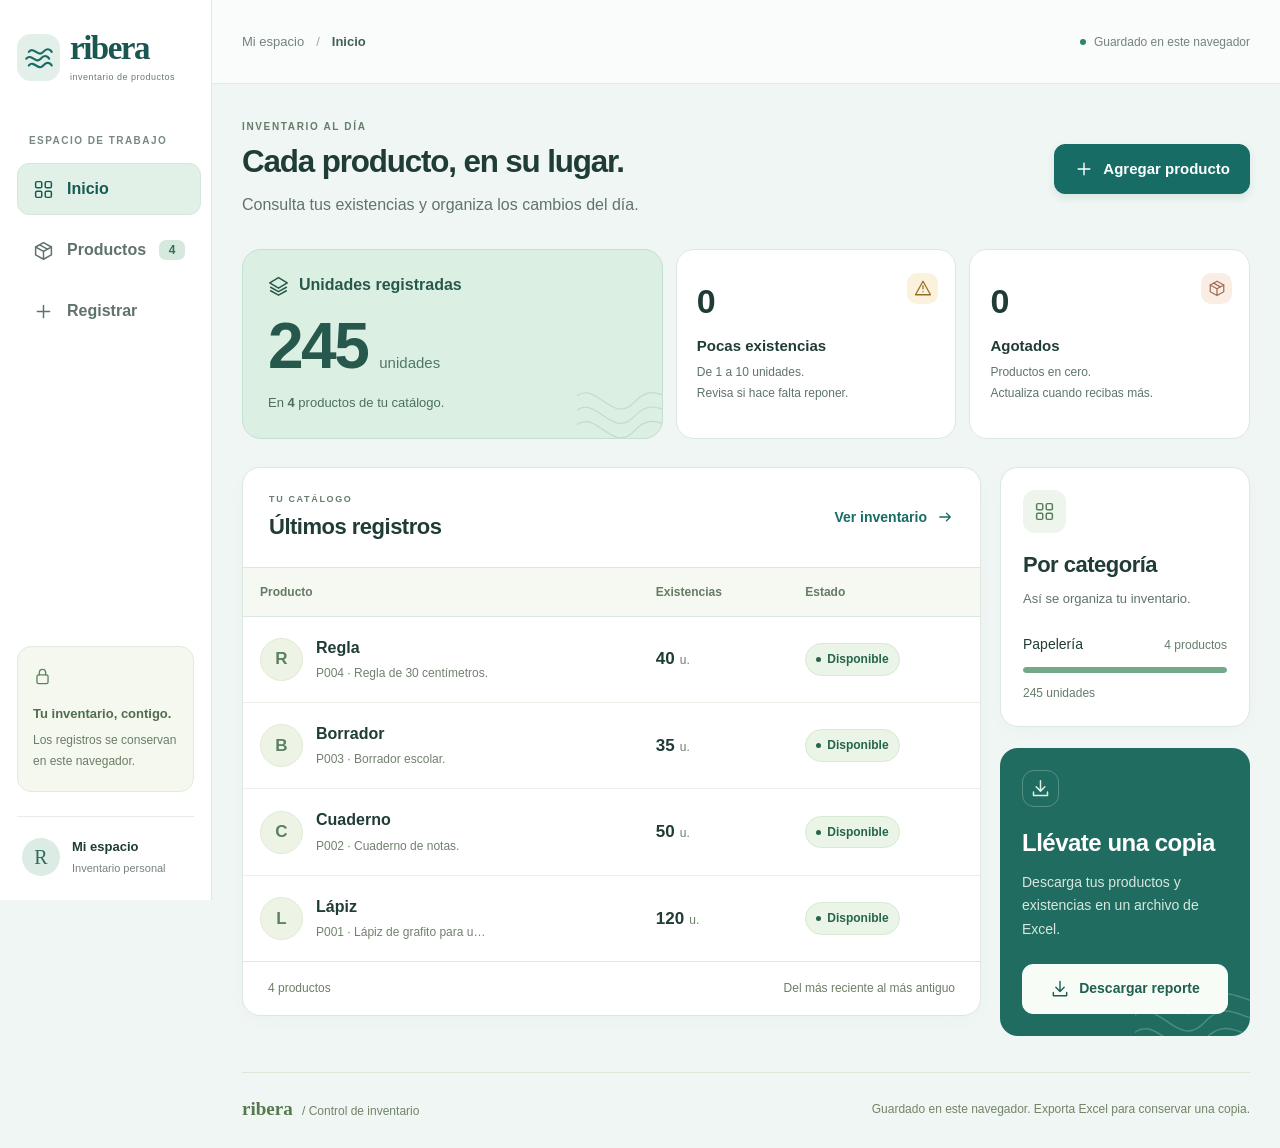
<file: index.html>
<!DOCTYPE html>
<html lang="es">
<head>
  <meta charset="utf-8"><meta name="viewport" content="width=device-width, initial-scale=1">
  <meta name="theme-color" content="#176c66"><meta name="description" content="Ribera. Un espacio sencillo para guardar, consultar y actualizar tu inventario.">
  <title>Inicio · Ribera</title>
  <link rel="icon" href="favicon.svg" type="image/svg+xml"><link rel="stylesheet" href="style.css?v=lago1">
  <script defer src="app-core.js?v=lago1"></script><script defer src="export-excel.js?v=lago1"></script><script defer src="app.js?v=lago1"></script>
</head>
<body data-page="dashboard">
<svg xmlns="http://www.w3.org/2000/svg" class="svg-sprite" aria-hidden="true"><symbol id="i-grid" viewBox="0 0 24 24"><rect x="3" y="3" width="7" height="7" rx="1.5"/><rect x="14" y="3" width="7" height="7" rx="1.5"/><rect x="3" y="14" width="7" height="7" rx="1.5"/><rect x="14" y="14" width="7" height="7" rx="1.5"/></symbol><symbol id="i-box" viewBox="0 0 24 24"><path d="m12 3 9 5-9 5-9-5 9-5Z"/><path d="M3 8v9l9 5 9-5V8M12 13v9M7.5 5.5l9 5"/></symbol><symbol id="i-plus" viewBox="0 0 24 24"><path d="M12 5v14M5 12h14"/></symbol><symbol id="i-download" viewBox="0 0 24 24"><path d="M12 3v12m-5-5 5 5 5-5M4 16v4h16v-4"/></symbol><symbol id="i-arrow" viewBox="0 0 24 24"><path d="M5 12h14m-5-5 5 5-5 5"/></symbol><symbol id="i-search" viewBox="0 0 24 24"><circle cx="10.5" cy="10.5" r="6.5"/><path d="m16 16 5 5"/></symbol><symbol id="i-edit" viewBox="0 0 24 24"><path d="m15 5 4 4M4 20l5-1L21 7a2.8 2.8 0 0 0-4-4L5 15l-1 5Z"/></symbol><symbol id="i-trash" viewBox="0 0 24 24"><path d="M3 6h18M9 6V3h6v3M6 6l1 15h10l1-15M10 10v7M14 10v7"/></symbol><symbol id="i-check" viewBox="0 0 24 24"><path d="m5 12 4 4L19 6"/></symbol><symbol id="i-alert" viewBox="0 0 24 24"><path d="m12 3 10 18H2L12 3Z"/><path d="M12 9v4m0 4h.01"/></symbol><symbol id="i-layers" viewBox="0 0 24 24"><path d="m12 3 10 6-10 6L2 9l10-6Zm-9 11 9 5 9-5M3 18l9 5 9-5"/></symbol><symbol id="i-clock" viewBox="0 0 24 24"><circle cx="12" cy="12" r="9"/><path d="M12 7v5l3 2"/></symbol><symbol id="i-close" viewBox="0 0 24 24"><path d="m6 6 12 12M18 6 6 18"/></symbol><symbol id="i-lock" viewBox="0 0 24 24"><rect x="5" y="10" width="14" height="11" rx="2"/><path d="M8 10V7a4 4 0 0 1 8 0v3"/></symbol><symbol id="i-leaf" viewBox="0 0 24 24"><path d="M20 4C8 2 1 11 6 17s15 1 14-13Z"/><path d="M4 21 15 10"/></symbol></svg>
<a href="#main" class="skip-link">Saltar al contenido</a>
<aside class="sidebar">
  <a class="brand" href="index.html" aria-label="Ribera, inicio"><span class="brand-symbol" aria-hidden="true"><svg viewBox="0 0 40 40" fill="none"><path d="M8 14c6-7 11 7 17 0s10 0 10 0M5 22c6-7 11 7 17 0s10 0 10 0M8 30c6-7 11 7 17 0s10 0 10 0" stroke="currentColor" stroke-width="2.5" stroke-linecap="round"/></svg></span><span class="brand-name">ribera<span>inventario de productos</span></span></a>
  <p class="nav-caption">ESPACIO DE TRABAJO</p><nav aria-label="Navegación principal"><a class="nav-link active" href="index.html" aria-current="page"><svg class="icon" aria-hidden="true"><use href="#i-grid"></use></svg><span>Inicio</span></a><a class="nav-link" href="productos.html"><svg class="icon" aria-hidden="true"><use href="#i-box"></use></svg><span>Productos</span><span class="nav-count" id="nav-count">—</span></a><a class="nav-link" href="agregar.html"><svg class="icon" aria-hidden="true"><use href="#i-plus"></use></svg><span>Registrar</span></a></nav>
  <div class="sidebar-bottom"><div class="local-note"><svg class="icon" aria-hidden="true"><use href="#i-lock"></use></svg><strong>Tu inventario, contigo.</strong><p>Los registros se conservan en este navegador.</p></div><div class="workspace-name"><span>R</span><div><strong>Mi espacio</strong><small>Inventario personal</small></div></div></div>
</aside>
<div class="app-shell">
  <header class="topbar"><p>Mi espacio <span>/</span><strong>Inicio</strong></p><div class="topbar-meta"><span class="save-indicator"><span class="status-dot" aria-hidden="true"></span><span id="save-status">Guardado en este navegador</span></span><time id="current-date"></time></div></header>
  <main id="main" tabindex="-1">
    <div class="page-heading"><div><p class="eyebrow" id="page-eyebrow">INVENTARIO AL DÍA</p><h1 id="page-title">Cada producto, en su lugar.</h1><p class="page-subtitle" id="page-subtitle">Consulta tus existencias y organiza los cambios del día.</p></div><div class="page-actions"><a class="button primary" href="agregar.html"><svg class="icon" aria-hidden="true"><use href="#i-plus"></use></svg>Agregar producto</a></div></div>
    <noscript><p class="storage-error">Activa JavaScript para administrar el inventario.</p></noscript>
    <section class="storage-error" id="storage-error" role="alert" hidden><div><svg class="icon" aria-hidden="true"><use href="#i-alert"></use></svg><p id="storage-error-text"></p></div><div class="error-actions"><button class="button secondary" type="button" id="retry-storage">Reintentar</button><button class="button secondary" type="button" id="download-raw" hidden>Descargar copia</button><button class="button secondary" type="button" id="open-reset" hidden>Restablecer ejemplos</button></div></section>

<section class="overview-grid" aria-label="Resumen de existencias">
  <article class="total-card">
    <div class="total-label"><svg class="icon" aria-hidden="true"><use href="#i-layers"></use></svg><h2>Unidades registradas</h2></div>
    <div class="total-number"><strong data-stat="units">—</strong><span>unidades</span></div>
    <p>En <strong data-stat="products">—</strong> productos de tu catálogo.</p><svg class="lake-lines" viewBox="0 0 200 125" fill="none" aria-hidden="true"><path d="M-10 48c38-50 66 44 106 0s66 25 115-16M-10 72c38-50 66 44 106 0s66 25 115-16M-10 96c38-50 66 44 106 0s66 25 115-16" stroke="currentColor" stroke-width="2"/></svg>
  </article>
  <article class="stock-card low-card"><span class="metric-icon"><svg class="icon" aria-hidden="true"><use href="#i-alert"></use></svg></span><strong data-stat="low">—</strong><h2>Pocas existencias</h2><p>De 1 a 10 unidades.<br>Revisa si hace falta reponer.</p></article>
  <article class="stock-card out-card"><span class="metric-icon"><svg class="icon" aria-hidden="true"><use href="#i-box"></use></svg></span><strong data-stat="out">—</strong><h2>Agotados</h2><p>Productos en cero.<br>Actualiza cuando recibas más.</p></article>
</section>
<div class="dashboard-columns">
  <section class="panel recent-panel">
    <div class="panel-heading"><div><p class="section-kicker">TU CATÁLOGO</p><h2>Últimos registros</h2></div><a href="productos.html" class="text-link">Ver inventario <svg class="icon" aria-hidden="true"><use href="#i-arrow"></use></svg></a></div>
    <div class="table-scroll" tabindex="0" role="region" aria-label="Tabla de productos">
  <table class="inventory-table recent-table" role="table">
    <thead role="rowgroup"><tr role="row"><th scope="col" role="columnheader">Producto</th><th scope="col" role="columnheader">Existencias</th><th scope="col" role="columnheader">Estado</th></tr></thead>
    <tbody id="inventory-body" role="rowgroup"></tbody>
  </table>
</div><div class="empty-state" id="empty-state" hidden>
  <span class="empty-icon"><svg class="icon" aria-hidden="true"><use href="#i-box"></use></svg></span><h3 id="empty-title">Aún no hay productos</h3>
  <p id="empty-copy">Agrega un artículo para comenzar tu inventario.</p>
  <a class="button primary" href="agregar.html" id="empty-add"><svg class="icon" aria-hidden="true"><use href="#i-plus"></use></svg>Agregar producto</a>
  <button class="button secondary" id="clear-filters" type="button" hidden>Limpiar filtros</button>
</div>
    <div class="panel-footer"><span id="recent-count">—</span><span>Del más reciente al más antiguo</span></div>
  </section>
  <aside class="dashboard-side">
    <section class="panel category-panel"><div class="section-icon"><svg class="icon" aria-hidden="true"><use href="#i-grid"></use></svg></div><h2>Por categoría</h2><p class="muted">Así se organiza tu inventario.</p><div id="category-breakdown"></div></section>
    <section class="export-card"><span class="export-symbol"><svg class="icon" aria-hidden="true"><use href="#i-download"></use></svg></span><h2>Llévate una copia</h2><p>Descarga tus productos y existencias en un archivo de Excel.</p><button class="button light" type="button" data-export><svg class="icon" aria-hidden="true"><use href="#i-download"></use></svg>Descargar reporte</button><svg class="lake-lines" viewBox="0 0 200 125" fill="none" aria-hidden="true"><path d="M-10 48c38-50 66 44 106 0s66 25 115-16M-10 72c38-50 66 44 106 0s66 25 115-16M-10 96c38-50 66 44 106 0s66 25 115-16" stroke="currentColor" stroke-width="2"/></svg></section>
  </aside>
</div>
    <footer class="app-footer"><span><strong>ribera</strong> / Control de inventario</span><p>Guardado en este navegador. Exporta Excel para conservar una copia.</p></footer>
  </main>
</div>
<dialog id="delete-dialog" aria-labelledby="delete-title"><div class="dialog-content"><span class="dialog-icon danger"><svg class="icon" aria-hidden="true"><use href="#i-trash"></use></svg></span><h2 id="delete-title">Eliminar producto</h2><p id="delete-copy"></p><p class="muted small-copy">Puedes deshacer la última eliminación desde el mensaje de confirmación.</p><div id="delete-error" class="form-error" role="alert" hidden></div><div class="dialog-actions"><button class="button secondary" id="cancel-delete" type="button" autofocus>Cancelar</button><button class="button danger-button" id="confirm-delete" type="button">Eliminar producto</button></div></div></dialog>
 <dialog id="reset-dialog" aria-labelledby="reset-title"><div class="dialog-content"><span class="dialog-icon danger"><svg class="icon" aria-hidden="true"><use href="#i-alert"></use></svg></span><h2 id="reset-title">Restablecer ejemplos</h2><p>Se sustituirán los datos de este inventario en este navegador por los cuatro productos de ejemplo. Descarga una copia antes de continuar.</p><div id="reset-error" class="form-error" role="alert" hidden></div><div class="dialog-actions"><button class="button secondary" id="cancel-reset" type="button" autofocus>Cancelar</button><button class="button danger-button" id="confirm-reset" type="button">Restablecer ejemplos</button></div></div></dialog>
 <div class="toast" id="toast" role="status" aria-live="polite" hidden><span class="toast-icon"><svg class="icon" aria-hidden="true"><use href="#i-check"></use></svg></span><p id="toast-message"></p><button id="undo-delete" type="button" hidden>Deshacer</button><button id="close-toast" class="icon-button" type="button" aria-label="Cerrar mensaje"><svg class="icon" aria-hidden="true"><use href="#i-close"></use></svg></button></div>

</body>
</html>
</file>
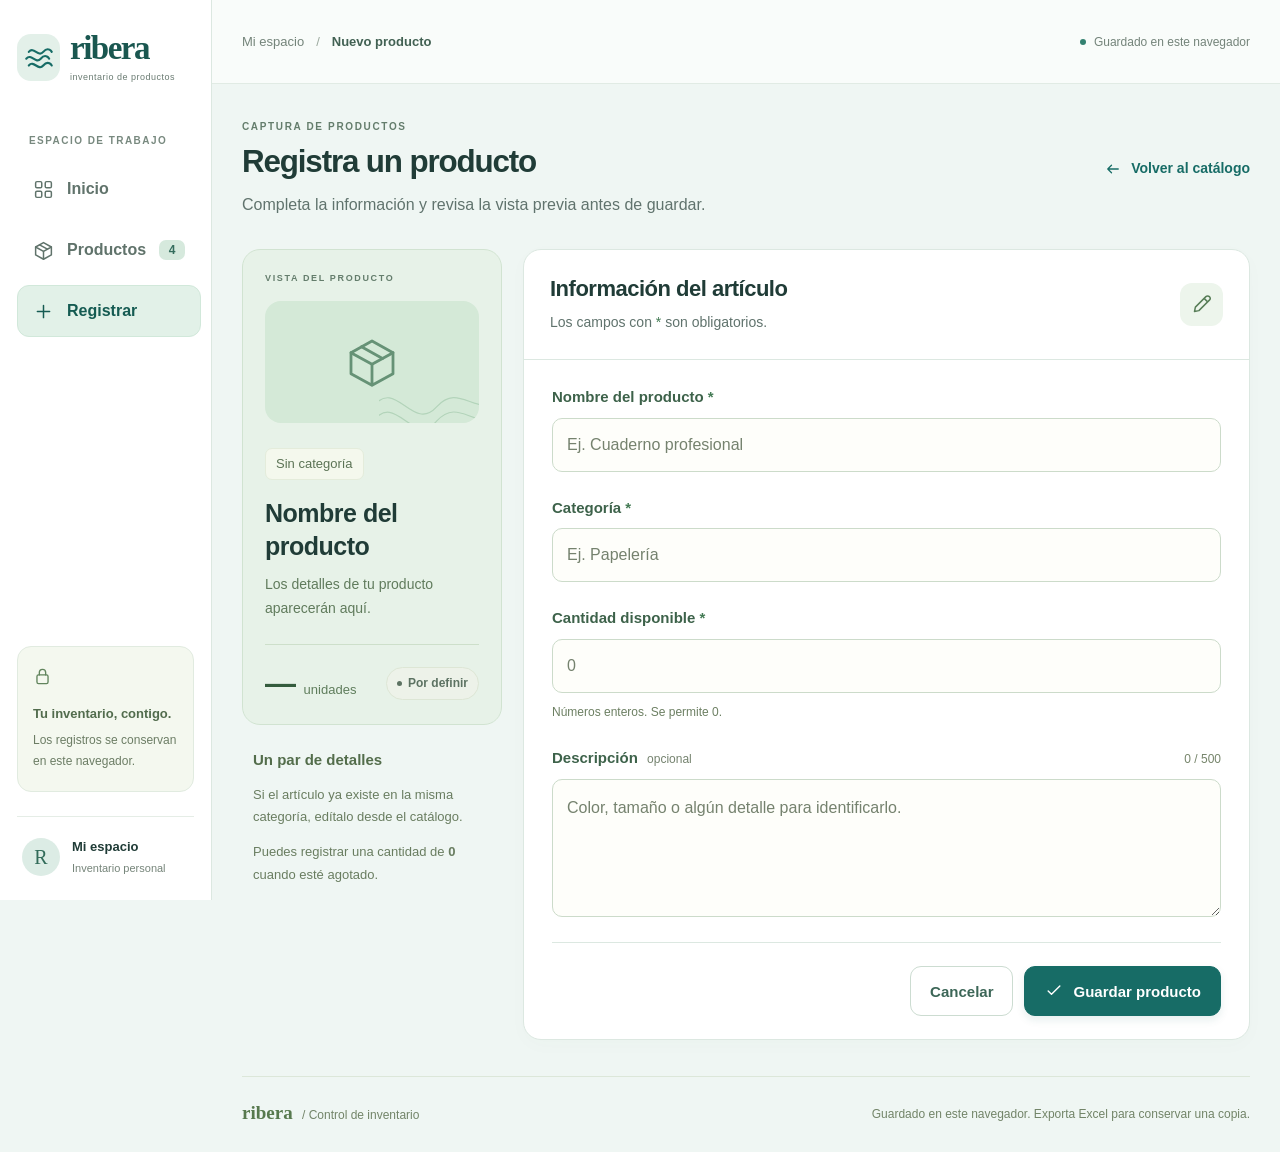
<file: agregar.html>
<!DOCTYPE html>
<html lang="es">
<head>
  <meta charset="utf-8"><meta name="viewport" content="width=device-width, initial-scale=1">
  <meta name="theme-color" content="#176c66"><meta name="description" content="Ribera. Un espacio sencillo para guardar, consultar y actualizar tu inventario.">
  <title>Nuevo producto · Ribera</title>
  <link rel="icon" href="favicon.svg" type="image/svg+xml"><link rel="stylesheet" href="style.css?v=lago1">
  <script defer src="app-core.js?v=lago1"></script><script defer src="export-excel.js?v=lago1"></script><script defer src="app.js?v=lago1"></script>
</head>
<body data-page="form">
<svg xmlns="http://www.w3.org/2000/svg" class="svg-sprite" aria-hidden="true"><symbol id="i-grid" viewBox="0 0 24 24"><rect x="3" y="3" width="7" height="7" rx="1.5"/><rect x="14" y="3" width="7" height="7" rx="1.5"/><rect x="3" y="14" width="7" height="7" rx="1.5"/><rect x="14" y="14" width="7" height="7" rx="1.5"/></symbol><symbol id="i-box" viewBox="0 0 24 24"><path d="m12 3 9 5-9 5-9-5 9-5Z"/><path d="M3 8v9l9 5 9-5V8M12 13v9M7.5 5.5l9 5"/></symbol><symbol id="i-plus" viewBox="0 0 24 24"><path d="M12 5v14M5 12h14"/></symbol><symbol id="i-download" viewBox="0 0 24 24"><path d="M12 3v12m-5-5 5 5 5-5M4 16v4h16v-4"/></symbol><symbol id="i-arrow" viewBox="0 0 24 24"><path d="M5 12h14m-5-5 5 5-5 5"/></symbol><symbol id="i-search" viewBox="0 0 24 24"><circle cx="10.5" cy="10.5" r="6.5"/><path d="m16 16 5 5"/></symbol><symbol id="i-edit" viewBox="0 0 24 24"><path d="m15 5 4 4M4 20l5-1L21 7a2.8 2.8 0 0 0-4-4L5 15l-1 5Z"/></symbol><symbol id="i-trash" viewBox="0 0 24 24"><path d="M3 6h18M9 6V3h6v3M6 6l1 15h10l1-15M10 10v7M14 10v7"/></symbol><symbol id="i-check" viewBox="0 0 24 24"><path d="m5 12 4 4L19 6"/></symbol><symbol id="i-alert" viewBox="0 0 24 24"><path d="m12 3 10 18H2L12 3Z"/><path d="M12 9v4m0 4h.01"/></symbol><symbol id="i-layers" viewBox="0 0 24 24"><path d="m12 3 10 6-10 6L2 9l10-6Zm-9 11 9 5 9-5M3 18l9 5 9-5"/></symbol><symbol id="i-clock" viewBox="0 0 24 24"><circle cx="12" cy="12" r="9"/><path d="M12 7v5l3 2"/></symbol><symbol id="i-close" viewBox="0 0 24 24"><path d="m6 6 12 12M18 6 6 18"/></symbol><symbol id="i-lock" viewBox="0 0 24 24"><rect x="5" y="10" width="14" height="11" rx="2"/><path d="M8 10V7a4 4 0 0 1 8 0v3"/></symbol><symbol id="i-leaf" viewBox="0 0 24 24"><path d="M20 4C8 2 1 11 6 17s15 1 14-13Z"/><path d="M4 21 15 10"/></symbol></svg>
<a href="#main" class="skip-link">Saltar al contenido</a>
<aside class="sidebar">
  <a class="brand" href="index.html" aria-label="Ribera, inicio"><span class="brand-symbol" aria-hidden="true"><svg viewBox="0 0 40 40" fill="none"><path d="M8 14c6-7 11 7 17 0s10 0 10 0M5 22c6-7 11 7 17 0s10 0 10 0M8 30c6-7 11 7 17 0s10 0 10 0" stroke="currentColor" stroke-width="2.5" stroke-linecap="round"/></svg></span><span class="brand-name">ribera<span>inventario de productos</span></span></a>
  <p class="nav-caption">ESPACIO DE TRABAJO</p><nav aria-label="Navegación principal"><a class="nav-link" href="index.html"><svg class="icon" aria-hidden="true"><use href="#i-grid"></use></svg><span>Inicio</span></a><a class="nav-link" href="productos.html"><svg class="icon" aria-hidden="true"><use href="#i-box"></use></svg><span>Productos</span><span class="nav-count" id="nav-count">—</span></a><a class="nav-link active" href="agregar.html" aria-current="page"><svg class="icon" aria-hidden="true"><use href="#i-plus"></use></svg><span>Registrar</span></a></nav>
  <div class="sidebar-bottom"><div class="local-note"><svg class="icon" aria-hidden="true"><use href="#i-lock"></use></svg><strong>Tu inventario, contigo.</strong><p>Los registros se conservan en este navegador.</p></div><div class="workspace-name"><span>R</span><div><strong>Mi espacio</strong><small>Inventario personal</small></div></div></div>
</aside>
<div class="app-shell">
  <header class="topbar"><p>Mi espacio <span>/</span><strong>Nuevo producto</strong></p><div class="topbar-meta"><span class="save-indicator"><span class="status-dot" aria-hidden="true"></span><span id="save-status">Guardado en este navegador</span></span><time id="current-date"></time></div></header>
  <main id="main" tabindex="-1">
    <div class="page-heading"><div><p class="eyebrow" id="page-eyebrow">CAPTURA DE PRODUCTOS</p><h1 id="page-title">Registra un producto</h1><p class="page-subtitle" id="page-subtitle">Completa la información y revisa la vista previa antes de guardar.</p></div><div class="page-actions"><a href="productos.html" class="text-link back-link"><svg class="icon" aria-hidden="true"><use href="#i-arrow"></use></svg>Volver al catálogo</a></div></div>
    <noscript><p class="storage-error">Activa JavaScript para administrar el inventario.</p></noscript>
    <section class="storage-error" id="storage-error" role="alert" hidden><div><svg class="icon" aria-hidden="true"><use href="#i-alert"></use></svg><p id="storage-error-text"></p></div><div class="error-actions"><button class="button secondary" type="button" id="retry-storage">Reintentar</button><button class="button secondary" type="button" id="download-raw" hidden>Descargar copia</button><button class="button secondary" type="button" id="open-reset" hidden>Restablecer ejemplos</button></div></section>

<div class="form-columns">
  <aside class="form-side">
    <section class="preview-card"><span class="section-kicker">VISTA DEL PRODUCTO</span><div class="preview-art"><svg class="icon" aria-hidden="true"><use href="#i-box"></use></svg><svg class="lake-lines" viewBox="0 0 200 125" fill="none" aria-hidden="true"><path d="M-10 48c38-50 66 44 106 0s66 25 115-16M-10 72c38-50 66 44 106 0s66 25 115-16M-10 96c38-50 66 44 106 0s66 25 115-16" stroke="currentColor" stroke-width="2"/></svg></div>
      <span id="preview-category" class="category-chip">Sin categoría</span><h2 id="preview-name">Nombre del producto</h2>
      <p id="preview-description">Los detalles de tu producto aparecerán aquí.</p>
      <div class="preview-bottom"><span><strong id="preview-quantity">—</strong> unidades</span><span class="stock-badge neutral" id="preview-status">Por definir</span></div>
    </section>
    <div class="form-help"><h3>Un par de detalles</h3><p>Si el artículo ya existe en la misma categoría, edítalo desde el catálogo.</p><p>Puedes registrar una cantidad de <strong>0</strong> cuando esté agotado.</p></div>
  </aside>
  <section class="panel form-panel">
    <div class="panel-heading"><div><h2 id="form-title">Información del artículo</h2><p class="muted">Los campos con <span class="required">*</span> son obligatorios.</p></div><span class="section-icon"><svg class="icon" aria-hidden="true"><use href="#i-edit"></use></svg></span></div>
    <form id="product-form" novalidate>
      <div class="form-error" id="form-error" role="alert" hidden></div><button class="text-link reload-button" type="button" id="reload-product" hidden>Recargar datos del producto</button>
      <fieldset id="product-fields"><legend class="sr-only">Información del producto</legend>
        <div class="field"><label for="name">Nombre del producto <span class="required">*</span></label><input type="text" id="name" name="name" placeholder="Ej. Cuaderno profesional" maxlength="80" autocomplete="off" required aria-describedby="error-name"><span class="field-error" id="error-name"></span></div>
        <div class="field-grid">
          <div class="field"><label for="category">Categoría <span class="required">*</span></label><input type="text" id="category" name="category" placeholder="Ej. Papelería" list="categories" maxlength="50" autocomplete="off" required aria-describedby="error-category"><datalist id="categories"><option value="Papelería"><option value="Oficina"><option value="Escolar"><option value="Otros"></datalist><span class="field-error" id="error-category"></span></div>
          <div class="field"><label for="quantity">Cantidad disponible <span class="required">*</span></label><input type="number" id="quantity" name="quantity" placeholder="0" min="0" max="999999" step="1" inputmode="numeric" required aria-describedby="quantity-help error-quantity"><small id="quantity-help">Números enteros. Se permite 0.</small><span class="field-error" id="error-quantity"></span></div>
        </div>
        <div class="field"><div class="label-row"><label for="description">Descripción <span class="optional">opcional</span></label><span id="description-count">0 / 500</span></div><textarea id="description" name="description" rows="4" maxlength="500" placeholder="Color, tamaño o algún detalle para identificarlo." aria-describedby="error-description"></textarea><span class="field-error" id="error-description"></span></div>
        <div class="form-actions"><a href="productos.html" class="button secondary">Cancelar</a><button type="submit" class="button primary" id="save-product"><svg class="icon" aria-hidden="true"><use href="#i-check"></use></svg><span>Guardar producto</span></button></div>
      </fieldset>
    </form>
  </section>
</div>
    <footer class="app-footer"><span><strong>ribera</strong> / Control de inventario</span><p>Guardado en este navegador. Exporta Excel para conservar una copia.</p></footer>
  </main>
</div>
<dialog id="delete-dialog" aria-labelledby="delete-title"><div class="dialog-content"><span class="dialog-icon danger"><svg class="icon" aria-hidden="true"><use href="#i-trash"></use></svg></span><h2 id="delete-title">Eliminar producto</h2><p id="delete-copy"></p><p class="muted small-copy">Puedes deshacer la última eliminación desde el mensaje de confirmación.</p><div id="delete-error" class="form-error" role="alert" hidden></div><div class="dialog-actions"><button class="button secondary" id="cancel-delete" type="button" autofocus>Cancelar</button><button class="button danger-button" id="confirm-delete" type="button">Eliminar producto</button></div></div></dialog>
 <dialog id="reset-dialog" aria-labelledby="reset-title"><div class="dialog-content"><span class="dialog-icon danger"><svg class="icon" aria-hidden="true"><use href="#i-alert"></use></svg></span><h2 id="reset-title">Restablecer ejemplos</h2><p>Se sustituirán los datos de este inventario en este navegador por los cuatro productos de ejemplo. Descarga una copia antes de continuar.</p><div id="reset-error" class="form-error" role="alert" hidden></div><div class="dialog-actions"><button class="button secondary" id="cancel-reset" type="button" autofocus>Cancelar</button><button class="button danger-button" id="confirm-reset" type="button">Restablecer ejemplos</button></div></div></dialog>
 <div class="toast" id="toast" role="status" aria-live="polite" hidden><span class="toast-icon"><svg class="icon" aria-hidden="true"><use href="#i-check"></use></svg></span><p id="toast-message"></p><button id="undo-delete" type="button" hidden>Deshacer</button><button id="close-toast" class="icon-button" type="button" aria-label="Cerrar mensaje"><svg class="icon" aria-hidden="true"><use href="#i-close"></use></svg></button></div>

</body>
</html>
</file>
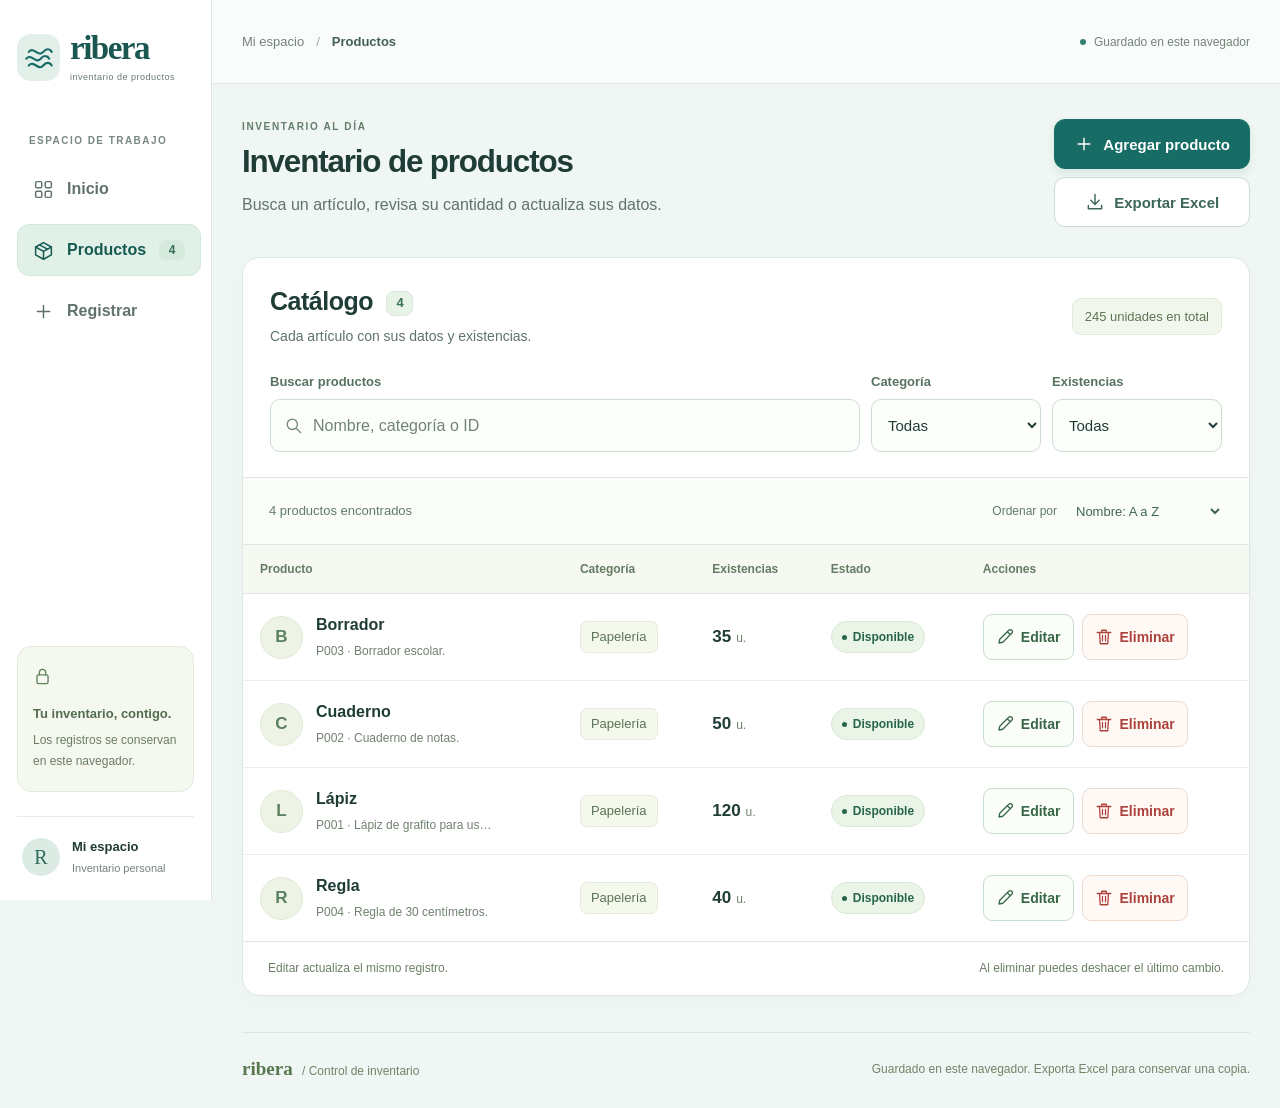
<file: productos.html>
<!DOCTYPE html>
<html lang="es">
<head>
  <meta charset="utf-8"><meta name="viewport" content="width=device-width, initial-scale=1">
  <meta name="theme-color" content="#176c66"><meta name="description" content="Ribera. Un espacio sencillo para guardar, consultar y actualizar tu inventario.">
  <title>Productos · Ribera</title>
  <link rel="icon" href="favicon.svg" type="image/svg+xml"><link rel="stylesheet" href="style.css?v=lago1">
  <script defer src="app-core.js?v=lago1"></script><script defer src="export-excel.js?v=lago1"></script><script defer src="app.js?v=lago1"></script>
</head>
<body data-page="products">
<svg xmlns="http://www.w3.org/2000/svg" class="svg-sprite" aria-hidden="true"><symbol id="i-grid" viewBox="0 0 24 24"><rect x="3" y="3" width="7" height="7" rx="1.5"/><rect x="14" y="3" width="7" height="7" rx="1.5"/><rect x="3" y="14" width="7" height="7" rx="1.5"/><rect x="14" y="14" width="7" height="7" rx="1.5"/></symbol><symbol id="i-box" viewBox="0 0 24 24"><path d="m12 3 9 5-9 5-9-5 9-5Z"/><path d="M3 8v9l9 5 9-5V8M12 13v9M7.5 5.5l9 5"/></symbol><symbol id="i-plus" viewBox="0 0 24 24"><path d="M12 5v14M5 12h14"/></symbol><symbol id="i-download" viewBox="0 0 24 24"><path d="M12 3v12m-5-5 5 5 5-5M4 16v4h16v-4"/></symbol><symbol id="i-arrow" viewBox="0 0 24 24"><path d="M5 12h14m-5-5 5 5-5 5"/></symbol><symbol id="i-search" viewBox="0 0 24 24"><circle cx="10.5" cy="10.5" r="6.5"/><path d="m16 16 5 5"/></symbol><symbol id="i-edit" viewBox="0 0 24 24"><path d="m15 5 4 4M4 20l5-1L21 7a2.8 2.8 0 0 0-4-4L5 15l-1 5Z"/></symbol><symbol id="i-trash" viewBox="0 0 24 24"><path d="M3 6h18M9 6V3h6v3M6 6l1 15h10l1-15M10 10v7M14 10v7"/></symbol><symbol id="i-check" viewBox="0 0 24 24"><path d="m5 12 4 4L19 6"/></symbol><symbol id="i-alert" viewBox="0 0 24 24"><path d="m12 3 10 18H2L12 3Z"/><path d="M12 9v4m0 4h.01"/></symbol><symbol id="i-layers" viewBox="0 0 24 24"><path d="m12 3 10 6-10 6L2 9l10-6Zm-9 11 9 5 9-5M3 18l9 5 9-5"/></symbol><symbol id="i-clock" viewBox="0 0 24 24"><circle cx="12" cy="12" r="9"/><path d="M12 7v5l3 2"/></symbol><symbol id="i-close" viewBox="0 0 24 24"><path d="m6 6 12 12M18 6 6 18"/></symbol><symbol id="i-lock" viewBox="0 0 24 24"><rect x="5" y="10" width="14" height="11" rx="2"/><path d="M8 10V7a4 4 0 0 1 8 0v3"/></symbol><symbol id="i-leaf" viewBox="0 0 24 24"><path d="M20 4C8 2 1 11 6 17s15 1 14-13Z"/><path d="M4 21 15 10"/></symbol></svg>
<a href="#main" class="skip-link">Saltar al contenido</a>
<aside class="sidebar">
  <a class="brand" href="index.html" aria-label="Ribera, inicio"><span class="brand-symbol" aria-hidden="true"><svg viewBox="0 0 40 40" fill="none"><path d="M8 14c6-7 11 7 17 0s10 0 10 0M5 22c6-7 11 7 17 0s10 0 10 0M8 30c6-7 11 7 17 0s10 0 10 0" stroke="currentColor" stroke-width="2.5" stroke-linecap="round"/></svg></span><span class="brand-name">ribera<span>inventario de productos</span></span></a>
  <p class="nav-caption">ESPACIO DE TRABAJO</p><nav aria-label="Navegación principal"><a class="nav-link" href="index.html"><svg class="icon" aria-hidden="true"><use href="#i-grid"></use></svg><span>Inicio</span></a><a class="nav-link active" href="productos.html" aria-current="page"><svg class="icon" aria-hidden="true"><use href="#i-box"></use></svg><span>Productos</span><span class="nav-count" id="nav-count">—</span></a><a class="nav-link" href="agregar.html"><svg class="icon" aria-hidden="true"><use href="#i-plus"></use></svg><span>Registrar</span></a></nav>
  <div class="sidebar-bottom"><div class="local-note"><svg class="icon" aria-hidden="true"><use href="#i-lock"></use></svg><strong>Tu inventario, contigo.</strong><p>Los registros se conservan en este navegador.</p></div><div class="workspace-name"><span>R</span><div><strong>Mi espacio</strong><small>Inventario personal</small></div></div></div>
</aside>
<div class="app-shell">
  <header class="topbar"><p>Mi espacio <span>/</span><strong>Productos</strong></p><div class="topbar-meta"><span class="save-indicator"><span class="status-dot" aria-hidden="true"></span><span id="save-status">Guardado en este navegador</span></span><time id="current-date"></time></div></header>
  <main id="main" tabindex="-1">
    <div class="page-heading"><div><p class="eyebrow" id="page-eyebrow">INVENTARIO AL DÍA</p><h1 id="page-title">Inventario de productos</h1><p class="page-subtitle" id="page-subtitle">Busca un artículo, revisa su cantidad o actualiza sus datos.</p></div><div class="page-actions"><button class="button secondary" type="button" data-export title="Descarga todo el inventario en Excel"><svg class="icon" aria-hidden="true"><use href="#i-download"></use></svg>Exportar Excel</button><a class="button primary" href="agregar.html"><svg class="icon" aria-hidden="true"><use href="#i-plus"></use></svg>Agregar producto</a></div></div>
    <noscript><p class="storage-error">Activa JavaScript para administrar el inventario.</p></noscript>
    <section class="storage-error" id="storage-error" role="alert" hidden><div><svg class="icon" aria-hidden="true"><use href="#i-alert"></use></svg><p id="storage-error-text"></p></div><div class="error-actions"><button class="button secondary" type="button" id="retry-storage">Reintentar</button><button class="button secondary" type="button" id="download-raw" hidden>Descargar copia</button><button class="button secondary" type="button" id="open-reset" hidden>Restablecer ejemplos</button></div></section>

<section class="panel products-panel" aria-label="Catálogo de productos">
  <div class="catalog-title"><div><h2>Catálogo <span class="count-pill" id="total-count">—</span></h2><p class="muted">Cada artículo con sus datos y existencias.</p></div><span class="units-total" id="units-summary">—</span></div>
  <div class="filters">
    <div class="search-field"><label for="search">Buscar productos</label><div class="input-with-icon"><svg class="icon" aria-hidden="true"><use href="#i-search"></use></svg><input type="search" id="search" placeholder="Nombre, categoría o ID" title="También puedes buscar por descripción" autocomplete="off"></div></div>
    <div class="select-field"><label for="category-filter">Categoría</label><select id="category-filter"><option value="">Todas</option></select></div>
    <div class="select-field"><label for="stock-filter">Existencias</label><select id="stock-filter"><option value="">Todas</option><option value="low">Pocas existencias</option><option value="out">Agotados</option></select></div>
  </div>
  <div class="table-toolbar"><p id="result-count" aria-live="polite">—</p><div><label for="sort">Ordenar por</label><select id="sort"><option value="name">Nombre: A a Z</option><option value="recent">Más recientes</option><option value="quantity">Menos existencias</option></select></div></div>
  <div class="table-scroll" tabindex="0" role="region" aria-label="Tabla de productos">
  <table class="inventory-table " role="table">
    <thead role="rowgroup"><tr role="row"><th scope="col" role="columnheader">Producto</th><th scope="col" role="columnheader">Categoría</th><th scope="col" role="columnheader">Existencias</th><th scope="col" role="columnheader">Estado</th><th scope="col" role="columnheader">Acciones</th></tr></thead>
    <tbody id="inventory-body" role="rowgroup"></tbody>
  </table>
</div><div class="empty-state" id="empty-state" hidden>
  <span class="empty-icon"><svg class="icon" aria-hidden="true"><use href="#i-box"></use></svg></span><h3 id="empty-title">Aún no hay productos</h3>
  <p id="empty-copy">Agrega un artículo para comenzar tu inventario.</p>
  <a class="button primary" href="agregar.html" id="empty-add"><svg class="icon" aria-hidden="true"><use href="#i-plus"></use></svg>Agregar producto</a>
  <button class="button secondary" id="clear-filters" type="button" hidden>Limpiar filtros</button>
</div>
  <div class="panel-footer"><span>Editar actualiza el mismo registro.</span><span>Al eliminar puedes deshacer el último cambio.</span></div>
</section>
    <footer class="app-footer"><span><strong>ribera</strong> / Control de inventario</span><p>Guardado en este navegador. Exporta Excel para conservar una copia.</p></footer>
  </main>
</div>
<dialog id="delete-dialog" aria-labelledby="delete-title"><div class="dialog-content"><span class="dialog-icon danger"><svg class="icon" aria-hidden="true"><use href="#i-trash"></use></svg></span><h2 id="delete-title">Eliminar producto</h2><p id="delete-copy"></p><p class="muted small-copy">Puedes deshacer la última eliminación desde el mensaje de confirmación.</p><div id="delete-error" class="form-error" role="alert" hidden></div><div class="dialog-actions"><button class="button secondary" id="cancel-delete" type="button" autofocus>Cancelar</button><button class="button danger-button" id="confirm-delete" type="button">Eliminar producto</button></div></div></dialog>
 <dialog id="reset-dialog" aria-labelledby="reset-title"><div class="dialog-content"><span class="dialog-icon danger"><svg class="icon" aria-hidden="true"><use href="#i-alert"></use></svg></span><h2 id="reset-title">Restablecer ejemplos</h2><p>Se sustituirán los datos de este inventario en este navegador por los cuatro productos de ejemplo. Descarga una copia antes de continuar.</p><div id="reset-error" class="form-error" role="alert" hidden></div><div class="dialog-actions"><button class="button secondary" id="cancel-reset" type="button" autofocus>Cancelar</button><button class="button danger-button" id="confirm-reset" type="button">Restablecer ejemplos</button></div></div></dialog>
 <div class="toast" id="toast" role="status" aria-live="polite" hidden><span class="toast-icon"><svg class="icon" aria-hidden="true"><use href="#i-check"></use></svg></span><p id="toast-message"></p><button id="undo-delete" type="button" hidden>Deshacer</button><button id="close-toast" class="icon-button" type="button" aria-label="Cerrar mensaje"><svg class="icon" aria-hidden="true"><use href="#i-close"></use></svg></button></div>

</body>
</html>
</file>
<file: style.css>
/* Ribera · Verde lago y superficies claras para trabajar con el inventario. */
:root {
  color-scheme: light;
  --lake: #176c66;
  --lake-dark: #10554f;
  --lake-soft: #e0f0e9;
  --canvas: #eff6f3;
  --paper: #ffffff;
  --ink: #203c37;
  --muted: #60736d;
  --line: #dce8e1;
  --danger: #ac423b;
  --radius: 18px;
  font-family: "Segoe UI", -apple-system, BlinkMacSystemFont, Arial, sans-serif;
  font-size: 16px;
  line-height: 1.5;
  color: var(--ink);
  background: var(--canvas);
  -webkit-text-size-adjust: 100%;
}
* { box-sizing: border-box; }
body { margin: 0; min-width: 0; }
h1, h2, h3, p { margin: 0; }
a { color: inherit; text-decoration: none; }
button, input, select, textarea { font: inherit; color: inherit; }
button, a, select { -webkit-tap-highlight-color: transparent; }
button { cursor: pointer; border: 0; }
button:disabled { opacity: .5; cursor: not-allowed; }
[hidden] { display: none !important; }
:focus-visible { outline: 3px solid #238177; outline-offset: 4px; }
::selection { color: white; background: var(--lake); }
.icon { width: 21px; height: 21px; fill: none; stroke: currentColor; stroke-width: 1.7; stroke-linecap: round; stroke-linejoin: round; flex-shrink: 0; }
.svg-sprite { position: absolute; width: 0; height: 0; overflow: hidden; }
.sr-only { position: absolute; width: 1px; height: 1px; padding: 0; margin: -1px; border: 0; overflow: hidden; clip-path: inset(50%); white-space: nowrap; }
.skip-link { position: fixed; top: -100px; left: 20px; z-index: 100; padding: 14px 20px; border-radius: 9px; color: white; background: var(--lake); }
.skip-link:focus { top: 14px; }

/* Menú lateral, convertido en navegación horizontal en pantallas pequeñas. */
.sidebar { position: fixed; inset: 0 auto 0 0; display: flex; flex-direction: column; width: 238px; padding: 32px 22px 24px; background: white; border-right: 1px solid var(--line); z-index: 20; }
.brand { display: inline-flex; align-items: center; gap: 10px; width: fit-content; }
.brand-symbol { display: grid; place-items: center; width: 43px; height: 47px; border-radius: 14px; color: var(--lake); background: #e3f0e9; flex-shrink: 0; }
.brand-symbol svg { width: 34px; height: 34px; }
.brand-name { color: #1a5750; font-family: Georgia, serif; font-size: 33px; font-weight: 600; letter-spacing: -1.5px; line-height: 1; }
.brand-name > span { display: block; margin-top: 8px; color: #6a7b72; font-family: "Segoe UI", Arial, sans-serif; font-size: 9px; font-weight: 500; letter-spacing: .5px; }
.nav-caption { color: #78897f; font-size: 10px; letter-spacing: 1.45px; font-weight: 600; margin: 51px 12px 15px; }
.sidebar nav { display: grid; gap: 9px; }
.nav-link { display: flex; align-items: center; gap: 13px; min-height: 52px; padding: 13px 15px; border: 1px solid transparent; border-radius: 12px; color: #60736b; font-size: 16px; font-weight: 550; transition: background .15s, color .15s; }
.nav-link .icon { width: 21px; height: 21px; }
.nav-link:hover { color: var(--lake); background: #f0f7f2; }
.nav-link.active { color: #155b52; background: #e2f1e8; border-color: #d1e8da; font-weight: 650; }
.nav-count { min-width: 26px; margin-left: auto; padding: 1px 8px; text-align: center; border-radius: 7px; font-size: 12px; color: #356d5d; background: #d6e9dd; font-variant-numeric: tabular-nums; }
.sidebar-bottom { margin-top: auto; padding-top: 32px; }
.local-note { padding: 20px 15px; border: 1px solid #e1ebe0; border-radius: 14px; background: #f4f8ef; }
.local-note > .icon { width: 19px; height: 19px; margin-bottom: 11px; color: #61845d; }
.local-note strong { display: block; color: #526c4d; font-size: 13px; font-weight: 600; }
.local-note p { margin-top: 7px; font-size: 12px; color: #6c7d65; line-height: 1.7; }
.workspace-name { display: flex; align-items: center; gap: 12px; margin-top: 24px; padding: 20px 5px 0; border-top: 1px solid #e5ede6; }
.workspace-name > span { display: grid; place-items: center; width: 38px; height: 38px; border-radius: 50%; background: #dcece5; color: #316b59; font-family: Georgia, serif; font-size: 20px; }
.workspace-name strong, .workspace-name small { display: block; }
.workspace-name strong { font-size: 13px; font-weight: 600; }
.workspace-name small { font-size: 11px; color: #758479; margin-top: 3px; }
.app-shell { margin-left: 238px; }
.topbar { display: flex; align-items: center; justify-content: space-between; min-height: 84px; padding: 0 40px; gap: 20px; border-bottom: 1px solid #e1ebe4; background: rgb(255 255 255 / 65%); font-size: 13px; color: #74847a; }
.topbar > p { display: flex; flex-wrap: wrap; gap: 12px; align-items: center; }
.topbar > p > span { color: #9ca99e; }
.topbar strong { font-weight: 550; color: #426153; }
.topbar-meta { display: flex; align-items: center; gap: 20px; }
.save-indicator { display: flex; align-items: center; gap: 8px; font-size: 12px; }
.status-dot { width: 6px; height: 6px; border-radius: 50%; background: #338170; flex-shrink: 0; }
.topbar time { padding-left: 20px; border-left: 1px solid #d4e1d8; font-size: 12px; white-space: nowrap; }
main { max-width: 1550px; margin: auto; padding: 35px 40px 24px; outline: none; }
.page-heading { display: flex; justify-content: space-between; align-items: center; gap: 25px; margin-bottom: 30px; }
.eyebrow, .section-kicker { display: block; color: #647d6c; font-size: 10px; font-weight: 650; letter-spacing: 1.65px; margin-bottom: 9px; }
h1 { font-family: "Trebuchet MS", "Segoe UI", sans-serif; font-size: clamp(30px, 2.45vw, 38px); font-weight: 600; line-height: 1.22; letter-spacing: -1.15px; }
h2 { font-size: 22px; font-weight: 600; letter-spacing: -.5px; line-height: 1.3; }
h3 { font-size: 18px; font-weight: 600; }
.page-subtitle { font-size: 16px; color: var(--muted); line-height: 1.65; margin-top: 11px; }
.page-actions { display: flex; gap: 11px; flex-shrink: 0; }
.button { display: inline-flex; align-items: center; justify-content: center; gap: 9px; min-height: 50px; padding: 12px 19px; border: 1px solid transparent; border-radius: 11px; font-size: 15px; font-weight: 600; line-height: 1.4; text-align: center; transition: background .15s, box-shadow .15s, border-color .15s; }
.button.primary { background: var(--lake); color: white; border-color: var(--lake); box-shadow: 0 4px 9px rgb(19 99 84 / 10%); }
.button.primary:hover { background: var(--lake-dark); border-color: var(--lake-dark); box-shadow: 0 5px 12px rgb(19 99 84 / 18%); }
.button.secondary { background: white; color: #3c6657; border-color: #ccdcd1; }
.button.secondary:hover { background: #eaf4ec; border-color: #abcbb9; }
.button.light { background: #f7fcf7; color: #205f52; border-color: #f7fcf7; }
.button.light:hover { background: #d9f0e3; border-color: #d9f0e3; }
.button .icon { width: 20px; height: 20px; }
.text-link { display: inline-flex; min-height: 44px; align-items: center; justify-content: center; gap: 9px; font-size: 14px; font-weight: 600; color: var(--lake); }
.text-link .icon { width: 18px; height: 18px; }
.text-link:hover { text-decoration: underline; text-underline-offset: 5px; }
.back-link .icon { transform: rotate(180deg); }
.muted { font-size: 14px; color: var(--muted); line-height: 1.65; }
.panel { min-width: 0; border: 1px solid var(--line); background: white; border-radius: var(--radius); box-shadow: 0 5px 20px rgb(30 82 56 / 2%); overflow: hidden; }
.panel-heading { display: flex; justify-content: space-between; align-items: center; gap: 20px; padding: 25px 26px; }
.panel-heading .section-kicker { font-size: 9px; margin-bottom: 6px; }
.panel-heading .muted { margin-top: 8px; }
.section-icon { display: grid; place-items: center; width: 43px; height: 43px; background: #edf5ec; color: #587e58; border-radius: 12px; flex-shrink: 0; }

/* Cifras de existencias: la cantidad total es el primer punto de lectura. */
.overview-grid { display: grid; grid-template-columns: 1.6fr 1fr 1fr; gap: 17px; margin-bottom: 28px; }
.total-card { position: relative; overflow: hidden; padding: 25px 29px; border-radius: 19px; border: 1px solid #c3e0d0; background: #dcefe3; color: #26594c; }
.total-label { position: relative; z-index: 1; display: flex; gap: 10px; align-items: center; }
.total-label h2 { font-size: 16px; font-weight: 550; letter-spacing: 0; }
.total-label .icon { width: 21px; height: 21px; }
.total-number { position: relative; z-index: 1; display: flex; flex-wrap: wrap; gap: 12px; align-items: baseline; margin-top: 18px; }
.total-number strong { font-size: 64px; line-height: 1; font-weight: 600; letter-spacing: -2.5px; font-variant-numeric: tabular-nums; overflow-wrap: anywhere; max-width: 100%; }
.total-number > span { font-size: 15px; color: #4f7768; }
.total-card > p { position: relative; z-index: 1; font-size: 13px; color: #4b705e; margin-top: 15px; line-height: 1.6; }
.total-card > p > strong { font-weight: 600; }
.lake-lines { position: absolute; pointer-events: none; width: 155px; right: -28px; bottom: -20px; color: #bbd9c4; }
.total-card > .lake-lines { width: 120px; right: -35px; bottom: -10px; opacity: .8; }
.stock-card { min-width: 0; padding: 23px 24px; border: 1px solid var(--line); border-radius: 18px; background: white; position: relative; }
.metric-icon { display: grid; place-items: center; width: 35px; height: 35px; position: absolute; top: 23px; right: 21px; color: #986e24; background: #fbf2dd; border-radius: 10px; }
.metric-icon .icon { width: 18px; height: 18px; }
.out-card .metric-icon { color: #a36e57; background: #faeee4; }
.stock-card > strong { display: block; font-size: 38px; font-weight: 600; line-height: 1.15; margin: 9px 0 15px; font-variant-numeric: tabular-nums; }
.stock-card > h2 { font-size: 15px; letter-spacing: 0; margin-bottom: 7px; }
.stock-card > p { font-size: 12px; color: var(--muted); line-height: 1.7; }
.dashboard-columns { display: grid; grid-template-columns: minmax(0, 1fr) 285px; align-items: start; gap: 23px; }
.dashboard-side { display: grid; gap: 21px; }
.category-panel { padding: 25px; }
.category-panel .section-icon { margin-bottom: 18px; }
.category-panel > h2 { font-size: 22px; }
.category-panel > .muted { margin-top: 8px; font-size: 13px; }
.category-row { margin-top: 25px; }
.category-row > div:first-child { display: flex; justify-content: space-between; align-items: baseline; gap: 10px; font-size: 14px; }
.category-row > div > span { min-width: 0; overflow-wrap: anywhere; }
.category-row strong { color: #667d6b; font-size: 12px; font-weight: 500; flex-shrink: 0; }
.category-bar { height: 6px; background: #edf4eb; margin: 12px 0 7px; border-radius: 8px; overflow: hidden; }
.category-bar > span { display: block; height: 100%; border-radius: 8px; background: #73a889; }
.category-row > small { color: #677e6c; font-size: 12px; }
.category-empty { margin-top: 20px; font-size: 14px; color: var(--muted); }
.export-card { position: relative; overflow: hidden; padding: 25px; border-radius: 18px; background: #216c61; color: white; }
.export-symbol { display: grid; place-items: center; width: 37px; height: 37px; margin-bottom: 20px; border: 1px solid #559183; border-radius: 12px; color: #dbefe2; }
.export-card h2 { font-size: 24px; position: relative; z-index: 1; }
.export-card > p { color: #d6e8df; font-size: 14px; line-height: 1.7; margin: 12px 0 22px; position: relative; z-index: 1; }
.export-card > .button { position: relative; z-index: 1; width: 100%; font-size: 14px; padding-inline: 12px; }
.export-card > .lake-lines { color: #4c8d7b; width: 145px; bottom: -25px; right: -30px; }

/* Catálogo y acciones visibles: no dependen de descubrir un icono pequeño. */
.catalog-title { padding: 27px 27px 24px; display: flex; justify-content: space-between; gap: 20px; align-items: center; }
.catalog-title h2 { font-size: 25px; }
.catalog-title .muted { margin-top: 7px; }
.count-pill { display: inline-block; font-size: 13px; color: #397056; background: #e8f3e8; border: 1px solid #d9e9d7; border-radius: 8px; padding: 3px 9px; margin-left: 7px; vertical-align: middle; }
.units-total { background: #f2f7ee; border: 1px solid #e2ebda; border-radius: 9px; color: #5c7552; padding: 8px 12px; font-size: 13px; white-space: nowrap; }
.filters { display: grid; grid-template-columns: minmax(180px, 1fr) 180px 180px; gap: 13px; padding: 0 27px 25px; }
.search-field, .select-field { display: flex; flex-direction: column; gap: 8px; min-width: 0; }
.filters label { font-size: 13px; font-weight: 550; color: #57725f; }
.input-with-icon { position: relative; }
.input-with-icon > .icon { width: 19px; height: 19px; position: absolute; top: 17px; left: 14px; color: #708676; pointer-events: none; }
.search-field input { width: 100%; height: 53px; padding: 13px 14px 13px 42px; border: 1px solid #ccdcd0; border-radius: 10px; font-size: 16px; background: #fcfefa; }
.search-field input::placeholder { color: #718375; opacity: 1; }
.select-field select { height: 53px; width: 100%; min-width: 0; padding: 12px 28px 12px 12px; border: 1px solid #ccdcd0; border-radius: 10px; font-size: 15px; background: #fcfefa; }
.table-toolbar { display: flex; align-items: center; justify-content: space-between; flex-wrap: wrap; gap: 10px; padding: 11px 26px; border-top: 1px solid var(--line); font-size: 13px; color: #627b68; background: #fafdf8; }
.table-toolbar > div { display: flex; align-items: center; gap: 9px; }
.table-toolbar label { font-size: 12px; }
.table-toolbar select { min-height: 44px; max-width: 210px; padding: 8px 24px 8px 6px; background: transparent; border: 0; border-radius: 7px; font-size: 13px; color: #3e6550; }
.table-scroll { overflow-x: auto; }
.inventory-table { width: 100%; border-collapse: collapse; text-align: left; }
.inventory-table th { padding: 15px 24px; background: #f5f9f1; color: #657b63; border-top: 1px solid var(--line); border-bottom: 1px solid var(--line); font-size: 12px; font-weight: 600; white-space: nowrap; }
.inventory-table td { padding: 20px 24px; border-bottom: 1px solid #eaf0e5; font-size: 15px; vertical-align: middle; }
.inventory-table tbody tr:last-child td { border-bottom: 0; }
.inventory-table tbody tr:hover { background: #fafdf7; }
.products-panel .inventory-table { min-width: 900px; }
.products-panel .inventory-table th, .products-panel .inventory-table td { padding-inline: 17px; }
.product-cell { min-width: 170px; display: flex; align-items: center; gap: 13px; }
.product-symbol { width: 43px; height: 43px; flex-shrink: 0; display: grid; place-items: center; border-radius: 50%; color: #5b8161; background: #edf4e6; border: 1px solid #e0ead6; font-size: 17px; font-weight: 600; }
.product-cell > div { min-width: 0; }
.product-name { display: block; font-size: 16px; font-weight: 600; line-height: 1.4; overflow-wrap: anywhere; max-width: 270px; }
.product-meta { font-size: 12px; color: #71816f; margin-top: 5px; line-height: 1.5; max-width: 210px; overflow: hidden; text-overflow: ellipsis; white-space: nowrap; }
.products-panel .product-meta { max-width: 180px; }
.quantity-value { font-size: 17px; font-weight: 600; font-variant-numeric: tabular-nums; }
.quantity-unit { margin-left: 5px; font-size: 12px; color: #6c8069; }
.category-chip { display: inline-block; max-width: 150px; border: 1px solid #e4ecdb; border-radius: 7px; padding: 6px 10px; color: #5b7355; background: #f4f8ed; font-size: 13px; line-height: 1.4; overflow-wrap: anywhere; }
.stock-badge { display: inline-flex; align-items: center; gap: 6px; padding: 7px 10px; border: 1px solid transparent; border-radius: 20px; font-size: 12px; font-weight: 550; line-height: 1.4; white-space: nowrap; }
.stock-badge::before { content: ""; width: 5px; height: 5px; background: currentColor; border-radius: 50%; flex-shrink: 0; }
.stock-badge.available { color: #27654b; background: #eaf5e8; border-color: #d8e9d4; }
.stock-badge.low { color: #805519; background: #fff5df; border-color: #efdfb8; }
.stock-badge.out { color: #a14e35; background: #fff0e7; border-color: #efd7c8; }
.stock-badge.neutral { color: #5c7262; background: #edf2e9; border-color: #dde6d5; }
.row-actions { display: flex; gap: 8px; align-items: center; }
.row-action { display: inline-flex; align-items: center; justify-content: center; gap: 7px; min-height: 46px; padding: 10px 12px; border: 1px solid #c9ddcc; border-radius: 9px; font-size: 14px; font-weight: 600; background: #fbfef8; color: #376747; transition: background .15s, border-color .15s; }
.row-action > .icon { width: 18px; height: 18px; }
.row-action:hover { background: #e6f2e2; border-color: #a6c8aa; }
.row-action.delete { background: #fff9f5; color: var(--danger); border-color: #eedbd0; }
.row-action.delete:hover { background: #fff0e7; border-color: #d8b4a2; }
.icon-button { width: 44px; height: 44px; flex-shrink: 0; display: inline-flex; align-items: center; justify-content: center; border: 1px solid #d7e2d3; background: white; color: #66815f; border-radius: 9px; }
.icon-button:hover { background: #edf5e8; }
.panel-footer { display: flex; justify-content: space-between; gap: 14px; border-top: 1px solid var(--line); padding: 17px 25px; color: #6c7f66; font-size: 12px; line-height: 1.6; }
.empty-state { padding: 44px 22px 48px; text-align: center; }
.empty-icon { display: grid; place-items: center; width: 54px; height: 54px; border-radius: 17px; background: #edf5e5; color: #789965; margin: 0 auto 18px; }
.empty-state h3 { font-size: 20px; font-weight: 550; }
.empty-state p { max-width: 360px; margin: 10px auto 23px; font-size: 15px; color: var(--muted); line-height: 1.65; }

/* La vista previa acompaña a la captura; en móvil, los campos aparecen primero. */
.form-columns { display: grid; grid-template-columns: 285px minmax(0, 1fr); align-items: start; gap: 25px; }
.form-side { min-width: 0; position: sticky; top: 24px; }
.preview-card { position: relative; padding: 25px; border-radius: 18px; background: #e7f2e8; border: 1px solid #d1e3d1; }
.preview-card .section-kicker { font-size: 9px; }
.preview-art { position: relative; display: grid; place-items: center; height: 122px; overflow: hidden; margin: 16px 0 25px; background: #d4e9d7; color: #669276; border-radius: 16px; }
.preview-art > .icon { width: 56px; height: 56px; stroke-width: 1.2; position: relative; z-index: 1; }
.preview-art .lake-lines { width: 120px; bottom: -30px; right: -20px; color: #b3d4ba; }
.preview-card h2 { font-size: 25px; line-height: 1.3; font-weight: 600; margin: 17px 0 11px; overflow-wrap: anywhere; }
.preview-card > p { color: #607b5c; font-size: 14px; line-height: 1.7; overflow-wrap: anywhere; }
.preview-bottom { border-top: 1px solid #cddfca; margin-top: 23px; padding-top: 20px; display: flex; flex-wrap: wrap; align-items: center; justify-content: space-between; gap: 10px; }
.preview-bottom > span:first-child { font-size: 13px; color: #5f7d5c; }
.preview-bottom strong { font-size: 31px; line-height: 1.2; font-weight: 600; margin-right: 4px; color: #345c3d; font-variant-numeric: tabular-nums; }
.form-help { padding: 24px 11px 0; }
.form-help h3 { color: #536d4b; font-size: 15px; font-weight: 600; margin-bottom: 12px; }
.form-help p { color: #697d60; font-size: 13px; line-height: 1.75; margin-top: 12px; }
.form-panel > .panel-heading { border-bottom: 1px solid var(--line); }
.form-panel form { padding: 26px 28px 0; }
.form-panel fieldset { min-width: 0; border: 0; margin: 0; padding: 0; }
.field { display: flex; flex-direction: column; gap: 9px; margin-bottom: 25px; }
.field label { font-size: 15px; font-weight: 550; color: #3d624a; }
.required { color: #447b55; }
.optional { color: #75836f; font-size: 12px; font-weight: 400; margin-left: 5px; }
.field input, .field textarea { width: 100%; padding: 14px; border: 1px solid #ccdbca; border-radius: 10px; background: #fefefa; font-size: 16px; line-height: 1.5; transition: border .15s, box-shadow .15s; }
.field input { height: 54px; }
.field textarea { min-height: 138px; resize: vertical; line-height: 1.7; }
.field input:hover, .field textarea:hover { border-color: #a3bfa0; }
.field input:focus, .field textarea:focus, .search-field input:focus, .select-field select:focus { outline: 2px solid rgb(24 112 96 / 17%); outline-offset: 1px; border-color: var(--lake); box-shadow: 0 0 0 3px rgb(24 112 96 / 5%); }
.field input::placeholder, .field textarea::placeholder { color: #75826e; opacity: 1; }
.field small { font-size: 12px; color: #6c7f62; line-height: 1.7; }
.field-grid { display: grid; grid-template-columns: 1.1fr 1fr; gap: 20px; }
.label-row { display: flex; justify-content: space-between; flex-wrap: wrap; align-items: baseline; gap: 8px; }
.label-row > span { font-size: 12px; color: #75846a; }
.field-error { color: #a23933; font-size: 14px; line-height: 1.55; }
.field-error:empty { display: none; }
.field [aria-invalid="true"] { border-color: #bf6c5d; background: #fff9f3; }
.form-actions { display: flex; justify-content: flex-end; gap: 11px; margin-top: 5px; padding: 23px 0; border-top: 1px solid var(--line); }
.form-actions .primary { min-width: 190px; }
.form-error { padding: 14px 16px; border: 1px solid #e5c3af; border-radius: 10px; background: #fff4e9; color: #9a4938; font-size: 15px; line-height: 1.6; margin-bottom: 20px; }
.reload-button { background: none; padding: 0; margin: -6px 0 20px; }

/* Confirmaciones, guardado y avisos. */
.storage-error { padding: 19px; border: 1px solid #e5d1a7; border-radius: 13px; background: #fff7e5; color: #7f6025; font-size: 15px; line-height: 1.6; margin-bottom: 24px; }
.storage-error > div:first-child { display: flex; align-items: center; gap: 12px; }
.error-actions { display: flex; flex-wrap: wrap; gap: 10px; margin-top: 15px; }
dialog { width: min(490px, calc(100% - 32px)); padding: 0; background: #fff; color: var(--ink); border: 1px solid #dbe4d2; border-radius: 21px; box-shadow: 0 20px 90px rgb(24 66 42 / 25%); }
dialog::backdrop { background: rgb(23 51 39 / 48%); backdrop-filter: blur(3px); }
.dialog-content { padding: 32px; }
.dialog-icon { width: 52px; height: 52px; display: grid; place-items: center; border-radius: 15px; background: #fff0e5; color: #b06a48; margin-bottom: 22px; }
.dialog-content h2 { font-size: 25px; margin-bottom: 14px; }
.dialog-content > p { color: #66775e; font-size: 16px; line-height: 1.7; overflow-wrap: anywhere; }
.dialog-content .small-copy { font-size: 14px; margin-top: 14px; color: #74836b; }
.dialog-actions { display: flex; justify-content: flex-end; gap: 12px; margin-top: 26px; }
.danger-button { background: #ad4d3d; color: white; border-color: #ad4d3d; }
.danger-button:hover { background: #943c2e; border-color: #943c2e; }
.toast { position: fixed; right: 26px; bottom: 25px; z-index: 80; display: flex; align-items: center; gap: 11px; max-width: min(590px, calc(100vw - 32px)); padding: 14px 16px; border: 1px solid #d1e2cb; border-radius: 14px; box-shadow: 0 8px 32px rgb(35 78 43 / 15%); background: white; }
.toast-icon { width: 33px; height: 33px; display: grid; place-items: center; flex-shrink: 0; border-radius: 50%; color: #477f49; background: #eaf5e3; }
.toast-icon .icon { width: 18px; height: 18px; }
.toast p { min-width: 0; font-size: 14px; line-height: 1.5; overflow-wrap: anywhere; }
.toast > button:not(.icon-button) { padding: 10px 6px; min-height: 44px; background: none; color: var(--lake); font-size: 14px; font-weight: 600; }
.toast .icon-button { border: 0; }
.app-footer { display: flex; justify-content: space-between; align-items: center; gap: 18px; padding: 22px 0 0; margin-top: 36px; border-top: 1px solid #dce7d9; font-size: 12px; color: #728468; }
.app-footer > span > strong { color: #57794e; font-family: Georgia, serif; font-size: 19px; font-weight: 600; margin-right: 6px; }
.app-footer p { text-align: right; max-width: 400px; line-height: 1.7; }

@media (min-width: 1600px) {
  main { padding-top: 43px; }
  .overview-grid { gap: 22px; }
  .total-card, .stock-card { padding: 28px 30px; }
  .dashboard-columns { grid-template-columns: minmax(0, 1fr) 320px; }
}
@media (max-width: 1320px) {
  .sidebar { width: 212px; padding-inline: 17px; }
  .app-shell { margin-left: 212px; }
  .topbar { padding-inline: 30px; }
  main { padding-inline: 30px; }
  .topbar time { display: none; }
  .overview-grid { gap: 13px; grid-template-columns: 1.5fr 1fr 1fr; }
  .total-card { padding: 25px; }
  .stock-card { padding: 23px 20px; }
  .stock-card > strong { font-size: 34px; }
  .metric-icon { right: 17px; width: 31px; height: 31px; }
  .dashboard-columns { grid-template-columns: minmax(0, 1fr) 250px; gap: 19px; }
  .category-panel, .export-card { padding: 22px; }
  .recent-table td, .recent-table th { padding-inline: 17px; }
  .recent-table .product-meta { max-width: 175px; }
  .form-columns { grid-template-columns: 260px minmax(0, 1fr); gap: 21px; }
  .preview-card { padding: 22px; }
  .field-grid { grid-template-columns: 1fr; gap: 0; }
  .page-actions { gap: 8px; }
  body[data-page="products"] .page-heading { align-items: flex-start; }
  body[data-page="products"] .page-actions { flex-direction: column-reverse; }
  .filters { grid-template-columns: minmax(160px, 1fr) 170px 170px; gap: 11px; }
}
@media (max-width: 1180px) {
  .dashboard-columns { grid-template-columns: 1fr; }
  .dashboard-side { grid-template-columns: 1fr 1fr; align-items: stretch; }
  .export-card .button { width: fit-content; }
  .category-panel .section-icon { display: none; }
  .overview-grid { grid-template-columns: 1.45fr 1fr 1fr; }
  .total-number strong { font-size: 57px; }
  .stock-card > p { font-size: 12px; }
  .stock-card > p br { display: none; }
  .stock-card > h2 { font-size: 14px; }
  .page-heading { align-items: flex-start; }
  .page-subtitle { max-width: 450px; }
  .products-panel .table-scroll { overflow: visible; padding: 0 18px 18px; }
  .products-panel .inventory-table { display: block; width: 100%; min-width: 0; }
  .products-panel .inventory-table thead { position: absolute; width: 1px; height: 1px; overflow: hidden; clip-path: inset(50%); }
  .products-panel .inventory-table tbody { display: grid; grid-template-columns: repeat(2, minmax(0, 1fr)); gap: 13px; }
  .products-panel .inventory-table tr { display: grid; grid-template-columns: minmax(0, 1fr) minmax(0, 1fr); gap: 14px 12px; border: 1px solid #dfebd8; background: #fbfdf8; border-radius: 14px; padding: 20px; }
  .products-panel .inventory-table td { display: block; min-width: 0; padding: 0; border: 0; font-size: 15px; }
  .products-panel .inventory-table td::before { content: attr(data-label); display: block; color: #667f5c; font-size: 11px; font-weight: 550; margin-bottom: 7px; }
  .products-panel .inventory-table td:first-child { grid-column: 1 / -1; padding-bottom: 15px; border-bottom: 1px solid #dfebd6; }
  .products-panel .inventory-table td:first-child::before { display: none; }
  .products-panel .inventory-table td:nth-child(4) { grid-column: 1 / -1; display: flex; align-items: center; gap: 12px; }
  .products-panel .inventory-table td:nth-child(4)::before { margin: 0; }
  .products-panel .inventory-table td:last-child { grid-column: 1 / -1; padding-top: 15px; border-top: 1px solid #dfebd6; }
  .products-panel .inventory-table td:last-child::before { display: none; }
  .products-panel .product-cell { min-width: 0; }
  .products-panel .product-name { font-size: 17px; max-width: none; }
  .products-panel .product-meta { max-width: none; overflow: visible; white-space: normal; overflow-wrap: anywhere; }
  .products-panel .category-chip { max-width: 100%; }
  .products-panel .row-actions { display: grid; grid-template-columns: 1fr 1fr; gap: 9px; }
  .products-panel .row-action { min-height: 48px; padding-inline: 9px; }
  .products-panel .quantity-value { font-size: 19px; }
}
@media (max-width: 980px) {
  .sidebar { position: static; width: auto; padding: 22px 30px 17px; border-right: 0; border-bottom: 1px solid var(--line); flex-direction: row; align-items: center; justify-content: space-between; gap: 28px; }
  .brand-name { font-size: 31px; }
  .sidebar nav { display: flex; gap: 7px; }
  .nav-link { min-height: 50px; font-size: 15px; padding: 11px 15px; }
  .nav-caption, .sidebar-bottom { display: none; }
  .app-shell { margin-left: 0; }
  .topbar { min-height: 60px; padding-inline: 30px; }
  main { padding-top: 28px; }
  .overview-grid { grid-template-columns: 1.6fr 1fr 1fr; }
  .field-grid { grid-template-columns: 1fr 1fr; gap: 20px; }
  .form-columns { grid-template-columns: 240px minmax(0, 1fr); gap: 22px; }
  .form-panel form { padding: 24px 24px 0; }
}
@media (max-width: 800px) {
  .sidebar { flex-direction: column; align-items: stretch; gap: 20px; padding: 21px 24px 16px; }
  .sidebar nav { display: grid; grid-template-columns: repeat(3, 1fr); gap: 8px; }
  .nav-link { justify-content: center; font-size: 15px; }
  .nav-count { margin-left: 0; }
  .topbar { padding-inline: 24px; }
  main { padding-inline: 24px; }
  .topbar-meta { font-size: 11px; }
  .overview-grid { grid-template-columns: 1fr 1fr; gap: 13px; }
  .total-card { grid-column: 1 / -1; display: grid; grid-template-columns: 1fr auto; align-items: center; column-gap: 25px; padding: 26px; }
  .total-card .total-label { align-self: end; }
  .total-card .total-number { grid-column: 2; grid-row: 1 / 3; margin: 0; flex-direction: column; align-items: flex-start; gap: 5px; }
  .total-card > p { align-self: start; margin-top: 8px; }
  .total-card .lake-lines { display: none; }
  .total-number strong { font-size: 51px; }
  .stock-card { padding: 22px; }
  .stock-card > strong { margin-top: 2px; margin-bottom: 12px; }
  .stock-card > h2 { font-size: 16px; }
  .stock-card > p { font-size: 13px; }
  .metric-icon { width: 36px; height: 36px; top: 22px; right: 22px; }
  .page-heading { gap: 20px; }
  .page-heading > div:first-child { min-width: 0; }
  .page-subtitle { font-size: 16px; }
  .page-actions .button { font-size: 14px; min-height: 50px; padding-inline: 14px; }
  .filters { grid-template-columns: 1fr 1fr; }
  .search-field { grid-column: 1 / -1; }
  .form-columns { grid-template-columns: 1fr; }
  .form-panel { grid-row: 1; }
  .form-side { position: static; display: grid; grid-template-columns: 1fr 1fr; align-items: start; gap: 24px; }
  .preview-art { display: none; }
  .preview-card .section-kicker { margin-bottom: 20px; }
  .form-help { padding-top: 10px; }
  .field-grid { grid-template-columns: 1fr 1fr; gap: 20px; }
}
@media (max-width: 600px) {
  .sidebar { padding: 19px 20px 14px; gap: 18px; }
  .brand-symbol { width: 39px; height: 43px; border-radius: 13px; }
  .brand-name { font-size: 30px; }
  .brand-name > span { font-size: 9px; margin-top: 7px; }
  .sidebar nav { gap: 6px; }
  .nav-link { padding: 11px 8px; font-size: 14px; gap: 7px; min-height: 50px; border-radius: 10px; }
  .nav-link .icon { width: 18px; height: 18px; }
  .nav-count { min-width: 21px; font-size: 11px; padding-inline: 5px; }
  .topbar { min-height: 52px; padding-inline: 20px; font-size: 12px; }
  .topbar > p { gap: 9px; }
  .topbar-meta { display: none; }
  main { padding: 26px 20px 22px; }
  .page-heading { display: block; margin-bottom: 24px; }
  .eyebrow { font-size: 10px; letter-spacing: 1.3px; }
  h1 { font-size: 30px; letter-spacing: -.8px; }
  .page-subtitle { font-size: 16px; margin-top: 10px; }
  .page-actions { margin-top: 21px; display: flex; gap: 10px; }
  .page-actions > .button { min-height: 51px; font-size: 15px; }
  body[data-page="products"] .page-actions { flex-direction: row-reverse; }
  body[data-page="products"] .page-actions > .button { flex: 1; min-width: 0; font-size: 14px; padding: 12px 10px; gap: 7px; }
  .overview-grid { gap: 12px; margin-bottom: 24px; }
  .total-card { display: block; padding: 25px; border-radius: 16px; }
  .total-label h2 { font-size: 16px; }
  .total-card .total-number { display: flex; flex-direction: row; gap: 12px; align-items: baseline; margin-top: 20px; }
  .total-card .total-number strong { font-size: 61px; }
  .total-card > p { margin-top: 14px; }
  .total-card .lake-lines { display: block; width: 115px; }
  .stock-card { padding: 20px 17px; border-radius: 15px; }
  .stock-card .metric-icon { display: none; }
  .stock-card > strong { font-size: 31px; margin: 0 0 12px; }
  .stock-card > h2 { font-size: 14px; margin-bottom: 7px; }
  .stock-card > p { font-size: 12px; line-height: 1.65; }
  .dashboard-side { grid-template-columns: 1fr; gap: 18px; }
  .dashboard-columns { gap: 20px; }
  .panel { border-radius: 15px; }
  .panel-heading { padding: 22px 20px; gap: 13px; }
  .panel-heading h2 { font-size: 21px; }
  .panel-heading .text-link { font-size: 13px; gap: 5px; flex-shrink: 0; }
  .recent-panel .panel-heading { align-items: flex-start; }
  .recent-panel .table-scroll { overflow: visible; padding: 0 14px 14px; }
  .recent-table { display: block; min-width: 0; width: 100%; }
  .recent-table thead { position: absolute; width: 1px; height: 1px; overflow: hidden; clip-path: inset(50%); }
  .recent-table tbody { display: grid; gap: 10px; }
  .recent-table tr { display: grid; grid-template-columns: minmax(0, 1fr) minmax(0, 1fr); gap: 14px; background: #fbfdf6; border: 1px solid #e2ecd9; padding: 18px; border-radius: 12px; }
  .recent-table td { display: block; padding: 0; border: 0; font-size: 15px; }
  .recent-table td:first-child { grid-column: 1 / -1; padding-bottom: 14px; border-bottom: 1px solid #e2ead9; }
  .recent-table td:nth-child(2)::before, .recent-table td:nth-child(3)::before { content: attr(data-label); display: block; color: #657a5a; font-size: 11px; font-weight: 550; margin-bottom: 7px; }
  .recent-table td:nth-child(3) { text-align: right; }
  .recent-table .product-cell { min-width: 0; }
  .recent-table .product-name { font-size: 17px; max-width: none; }
  .recent-table .product-meta { max-width: none; overflow: visible; white-space: normal; overflow-wrap: anywhere; }
  .stock-badge { font-size: 12px; }
  .panel-footer { flex-wrap: wrap; gap: 5px 12px; padding: 16px 20px; font-size: 12px; }
  .category-panel { padding: 23px; }
  .export-card { padding: 25px; }
  .export-card .button { width: 100%; font-size: 15px; }
  .catalog-title { flex-wrap: wrap; padding: 23px 20px; gap: 15px; }
  .catalog-title h2 { font-size: 24px; }
  .units-total { font-size: 12px; padding: 6px 9px; }
  .filters { padding: 0 20px 22px; gap: 15px 11px; }
  .filters label { font-size: 12px; }
  .search-field input { font-size: 16px; padding-left: 40px; }
  .input-with-icon > .icon { left: 12px; }
  .select-field select { font-size: 14px; padding-left: 10px; padding-right: 22px; }
  .table-toolbar { padding: 9px 20px; gap: 6px 10px; }
  .table-toolbar > p { font-size: 12px; }
  .table-toolbar label { position: absolute; width: 1px; height: 1px; overflow: hidden; clip-path: inset(50%); }
  .table-toolbar select { font-size: 12px; max-width: 166px; padding-left: 0; }
  .products-panel .table-scroll { padding-inline: 14px; }
  .products-panel .inventory-table tbody { grid-template-columns: 1fr; gap: 12px; }
  .products-panel .inventory-table tr { padding: 19px; }
  .row-action { font-size: 15px; }
  .product-symbol { width: 42px; height: 42px; font-size: 16px; }
  .form-columns { gap: 20px; }
  .form-panel .panel-heading { padding: 23px 20px; }
  .form-panel form { padding: 24px 20px 0; }
  .field-grid { grid-template-columns: 1fr; gap: 0; }
  .field { margin-bottom: 25px; }
  .field input, .field textarea { font-size: 16px; }
  .field input { height: 54px; }
  .form-actions { display: grid; grid-template-columns: 1fr; gap: 10px; padding: 23px 0; }
  .form-actions .primary { min-height: 54px; grid-row: 1; width: 100%; }
  .form-actions .secondary { min-height: 50px; }
  .form-side { display: block; }
  .preview-card { padding: 23px; }
  .preview-card h2 { font-size: 24px; }
  .form-help { padding: 24px 8px 0; }
  .app-footer { display: block; margin-top: 30px; padding-top: 22px; }
  .app-footer p { max-width: none; text-align: left; margin-top: 11px; font-size: 12px; }
  .dialog-content { padding: 26px; }
  .dialog-content h2 { font-size: 24px; }
  .dialog-actions { display: grid; grid-template-columns: 1fr; gap: 10px; }
  .dialog-actions .danger-button { grid-row: 1; }
  .toast { right: 16px; bottom: 16px; flex-wrap: wrap; padding: 13px; gap: 9px; }
  .toast p { flex: 1; min-width: 160px; font-size: 14px; }
}
@media (max-width: 380px) {
  .sidebar { padding-inline: 16px; }
  .nav-link { padding-inline: 7px; font-size: 13px; gap: 6px; }
  .nav-count { display: none; }
  .nav-link .icon { width: 17px; height: 17px; }
  .topbar { padding-inline: 16px; }
  main { padding-inline: 16px; }
  h1 { font-size: 29px; }
  .page-actions .button { padding-inline: 11px; }
  body[data-page="products"] .page-actions > .button { font-size: 14px; gap: 6px; padding-inline: 8px; }
  .total-card { padding: 23px; }
  .stock-card { padding: 20px 15px; }
  .catalog-title, .filters, .table-toolbar { padding-inline: 17px; }
  .panel-heading { padding-inline: 18px; }
  .recent-panel .panel-heading { flex-wrap: wrap; }
}
@media (max-width: 350px) {
  body[data-page="products"] .page-actions { flex-direction: column-reverse; }
  body[data-page="products"] .page-actions > .button { width: 100%; font-size: 15px; }
  .filters { grid-template-columns: 1fr; }
  .select-field { grid-column: 1 / -1; }
  .overview-grid { grid-template-columns: 1fr; }
  .stock-card { display: grid; grid-template-columns: 48px 1fr; gap: 4px 14px; }
  .stock-card > strong { grid-row: 1 / 3; grid-column: 1; margin: 0; align-self: center; }
  .stock-card > h2, .stock-card > p { grid-column: 2; margin: 0; }
}
@media (prefers-reduced-motion: reduce) {
  *, *::before, *::after { scroll-behavior: auto !important; transition: none !important; animation: none !important; }
}
</file>
